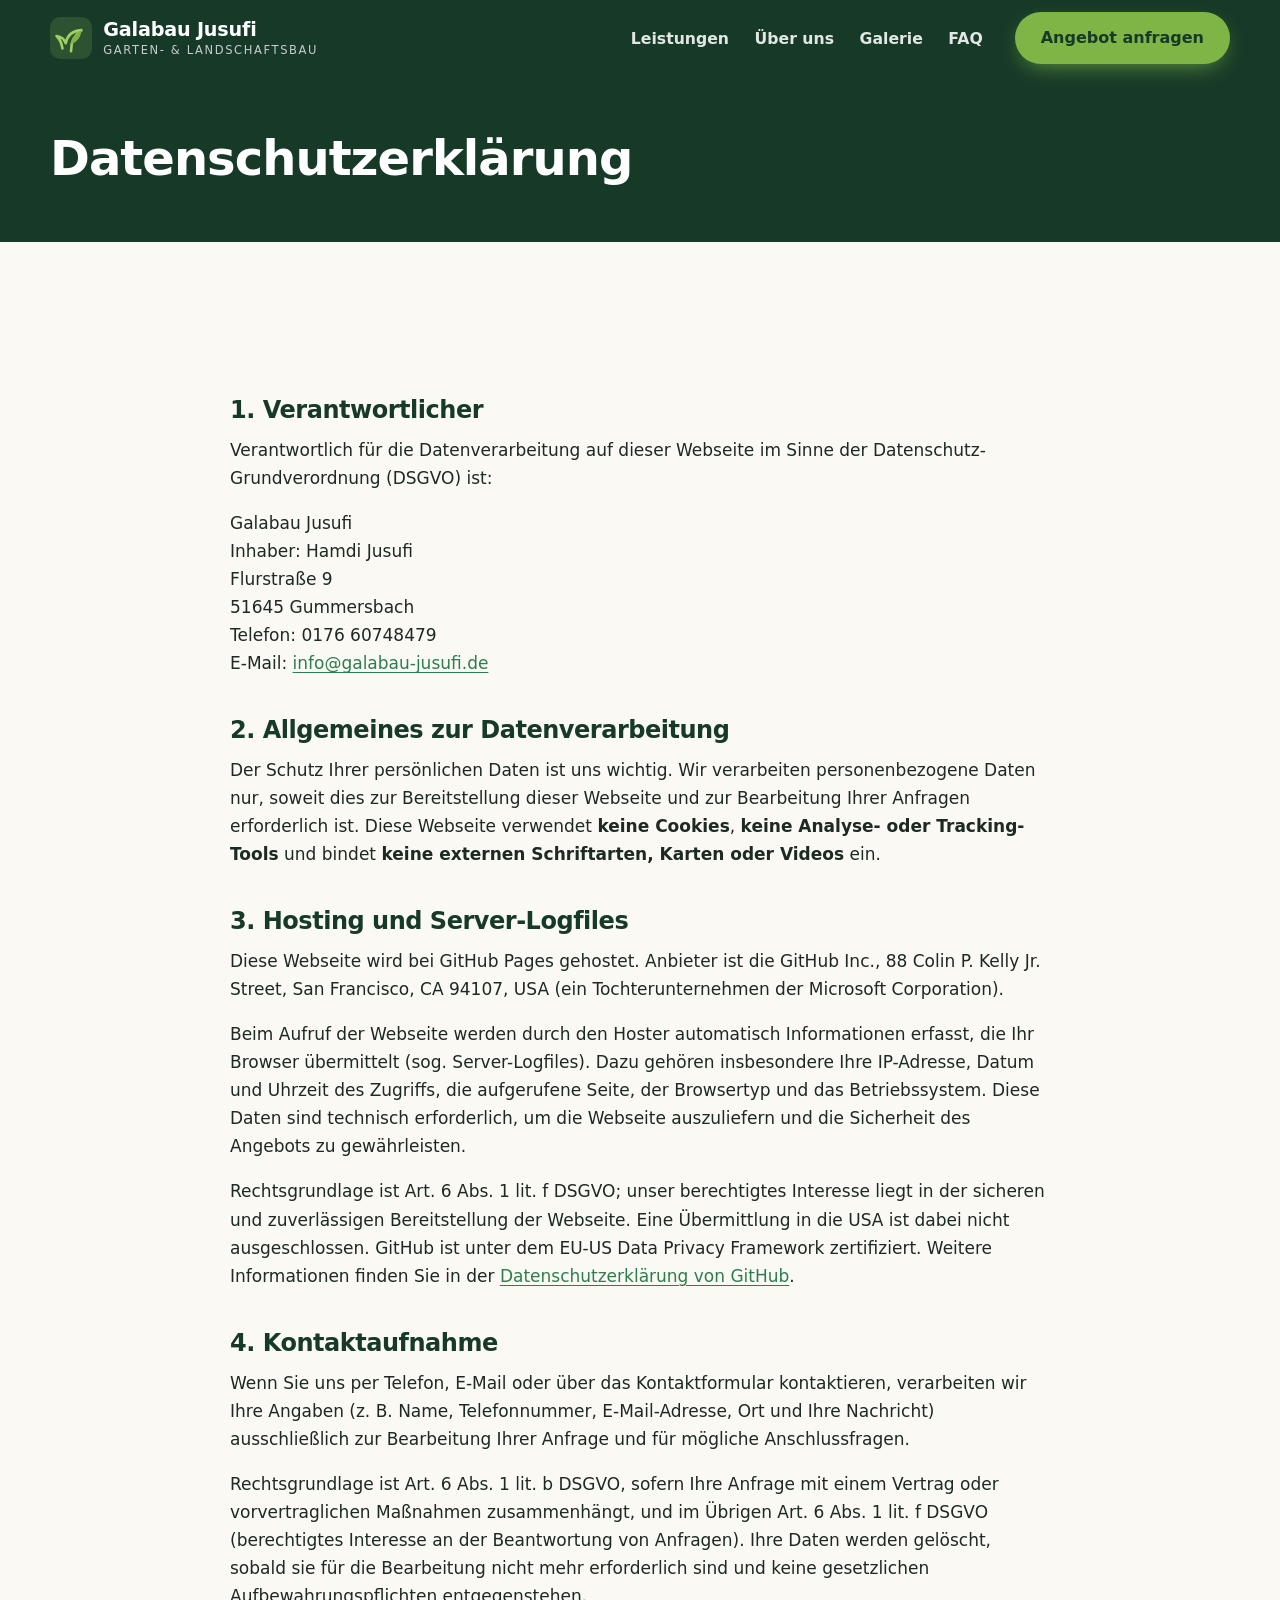
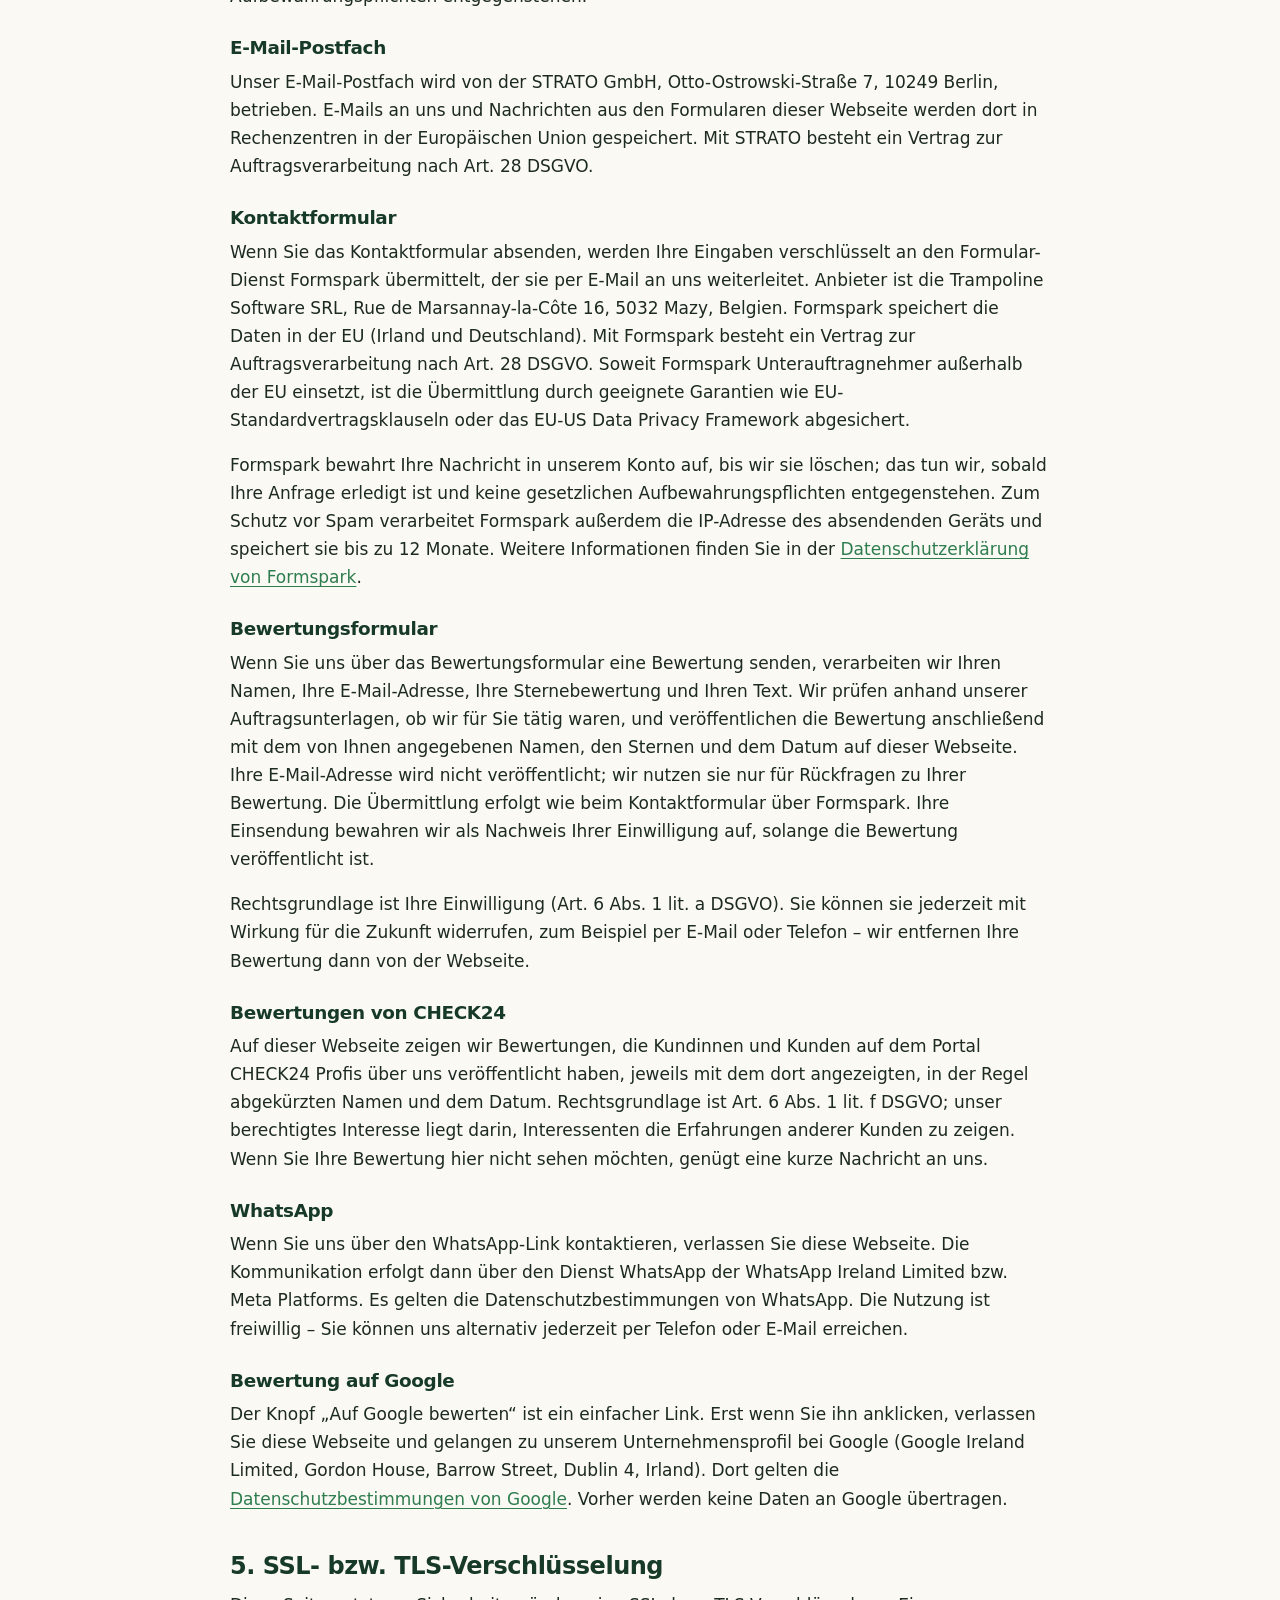
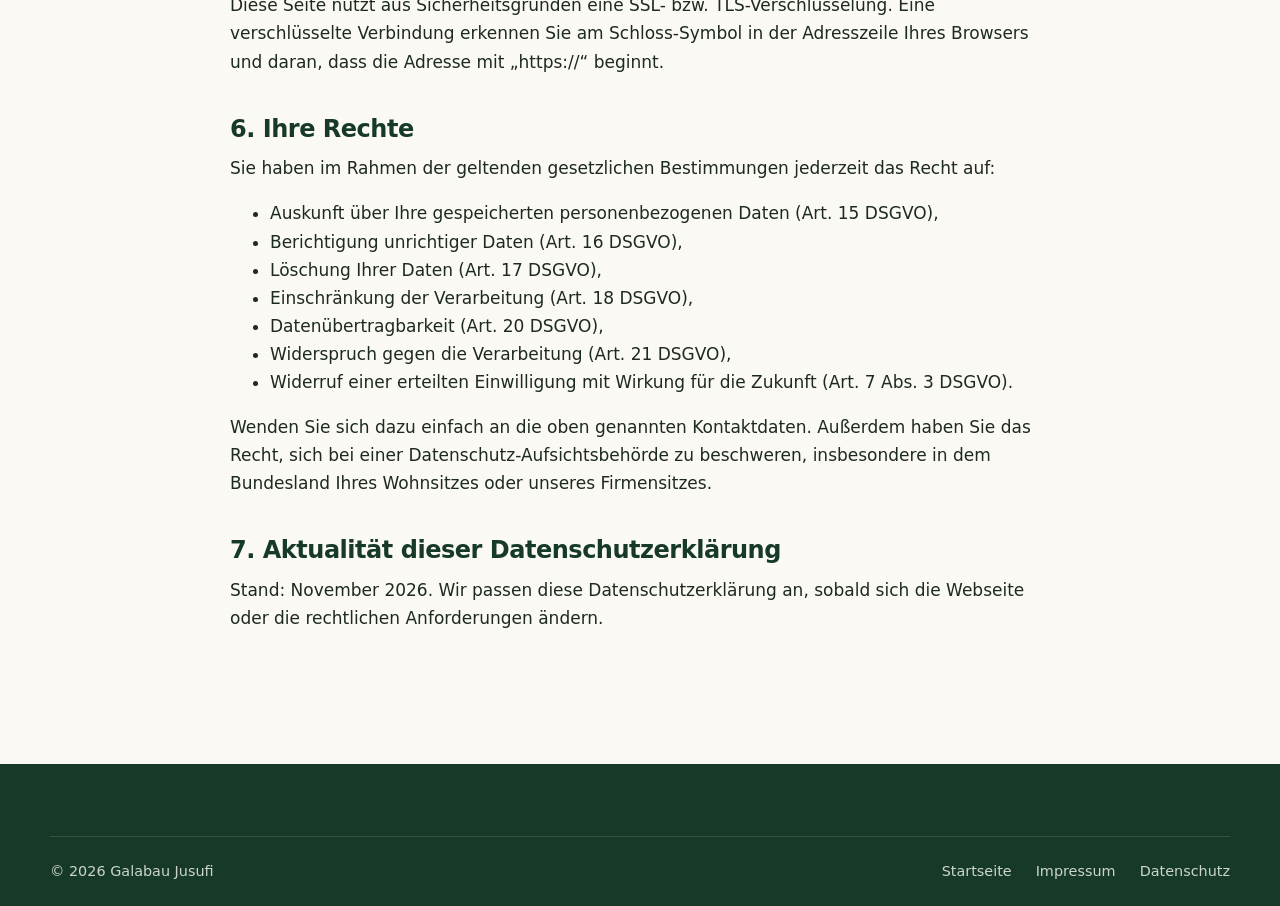
<file: datenschutz.html>
<!doctype html>
<html lang="de" class="no-js">
<head>
  <meta charset="utf-8">
  <meta name="viewport" content="width=device-width, initial-scale=1, viewport-fit=cover">
  <title>Datenschutzerklärung – Galabau Jusufi</title>
  <meta name="theme-color" content="#173a28">
  <link rel="icon" href="assets/icons/favicon.svg" type="image/svg+xml">
  <link rel="stylesheet" href="css/style.css">
  <script>document.documentElement.classList.remove('no-js');</script>
  <script src="js/main.js" defer></script>
</head>
<body>
  <a class="skip-link" href="#main">Zum Inhalt springen</a>

  <header class="site-header">
    <div class="container header-inner">
      <a class="brand" href="index.html" aria-label="Galabau Jusufi – zur Startseite">
        <svg class="brand-mark" viewBox="0 0 64 64" aria-hidden="true">
          <rect width="64" height="64" rx="16" fill="#9fd062" fill-opacity=".16"/>
          <path d="M32 52c0-14 4-24 16-32-14 1-22 9-24 20-2-6-7-10-14-11 5 5 8 11 9 19" fill="none" stroke="#9fd062" stroke-width="4" stroke-linecap="round" stroke-linejoin="round"/>
          <path d="M48 20c-1 12-8 19-17 21 2-10 8-17 17-21z" fill="#7fb547"/>
        </svg>
        <span class="brand-text"><span class="brand-name">Galabau Jusufi</span><span class="brand-sub">Garten- &amp; Landschaftsbau</span></span>
      </a>
      <button class="nav-toggle" type="button" aria-controls="site-nav" aria-expanded="false" aria-label="Menü öffnen"><span class="nav-toggle-bars"></span></button>
      <nav class="nav" id="site-nav" aria-label="Hauptnavigation">
        <ul class="nav-list">
          <li><a href="index.html#leistungen">Leistungen</a></li>
          <li><a href="index.html#ueber-uns">Über uns</a></li>
          <li><a href="index.html#galerie">Galerie</a></li>
          <li><a href="index.html#faq">FAQ</a></li>
        </ul>
        <a class="btn btn-primary" href="index.html#kontakt">Angebot anfragen</a>
      </nav>
    </div>
  </header>

  <main id="main">
    <section class="page-hero">
      <div class="container"><h1>Datenschutzerklärung</h1></div>
    </section>

    <section class="section">
      <div class="container legal">

        <h2>1. Verantwortlicher</h2>
        <p>Verantwortlich für die Datenverarbeitung auf dieser Webseite im Sinne der Datenschutz-Grundverordnung (DSGVO) ist:</p>
        <address>
          Galabau Jusufi<br>
          Inhaber: Hamdi Jusufi<br>
          Flurstraße 9<br>
          51645 Gummersbach<br>
          Telefon: 0176 60748479<br>
          E-Mail: <a href="mailto:info@galabau-jusufi.de">info@galabau-jusufi.de</a>
        </address>

        <h2>2. Allgemeines zur Datenverarbeitung</h2>
        <p>Der Schutz Ihrer persönlichen Daten ist uns wichtig. Wir verarbeiten personenbezogene Daten nur, soweit dies zur Bereitstellung dieser Webseite und zur Bearbeitung Ihrer Anfragen erforderlich ist. Diese Webseite verwendet <strong>keine Cookies</strong>, <strong>keine Analyse- oder Tracking-Tools</strong> und bindet <strong>keine externen Schriftarten, Karten oder Videos</strong> ein.</p>

        <h2>3. Hosting und Server-Logfiles</h2>
        <p>Diese Webseite wird bei GitHub Pages gehostet. Anbieter ist die GitHub Inc., 88 Colin P. Kelly Jr. Street, San Francisco, CA 94107, USA (ein Tochterunternehmen der Microsoft Corporation).</p>
        <p>Beim Aufruf der Webseite werden durch den Hoster automatisch Informationen erfasst, die Ihr Browser übermittelt (sog. Server-Logfiles). Dazu gehören insbesondere Ihre IP-Adresse, Datum und Uhrzeit des Zugriffs, die aufgerufene Seite, der Browsertyp und das Betriebssystem. Diese Daten sind technisch erforderlich, um die Webseite auszuliefern und die Sicherheit des Angebots zu gewährleisten.</p>
        <p>Rechtsgrundlage ist Art. 6 Abs. 1 lit. f DSGVO; unser berechtigtes Interesse liegt in der sicheren und zuverlässigen Bereitstellung der Webseite. Eine Übermittlung in die USA ist dabei nicht ausgeschlossen. GitHub ist unter dem EU-US Data Privacy Framework zertifiziert. Weitere Informationen finden Sie in der <a href="https://docs.github.com/de/site-policy/privacy-policies/github-general-privacy-statement" target="_blank" rel="noopener">Datenschutzerklärung von GitHub</a>.</p>

        <h2 id="kontakt">4. Kontaktaufnahme</h2>
        <p>Wenn Sie uns per Telefon, E-Mail oder über das Kontaktformular kontaktieren, verarbeiten wir Ihre Angaben (z.&nbsp;B. Name, Telefonnummer, E-Mail-Adresse, Ort und Ihre Nachricht) ausschließlich zur Bearbeitung Ihrer Anfrage und für mögliche Anschlussfragen.</p>
        <p>Rechtsgrundlage ist Art. 6 Abs. 1 lit. b DSGVO, sofern Ihre Anfrage mit einem Vertrag oder vorvertraglichen Maßnahmen zusammenhängt, und im Übrigen Art. 6 Abs. 1 lit. f DSGVO (berechtigtes Interesse an der Beantwortung von Anfragen). Ihre Daten werden gelöscht, sobald sie für die Bearbeitung nicht mehr erforderlich sind und keine gesetzlichen Aufbewahrungspflichten entgegenstehen.</p>

        <h3>E-Mail-Postfach</h3>
        <p>Unser E-Mail-Postfach wird von der STRATO GmbH, Otto-Ostrowski-Straße 7, 10249 Berlin, betrieben. E-Mails an uns und Nachrichten aus den Formularen dieser Webseite werden dort in Rechenzentren in der Europäischen Union gespeichert. Mit STRATO besteht ein Vertrag zur Auftragsverarbeitung nach Art. 28 DSGVO.</p>

        <h3>Kontaktformular</h3>
        <p>Wenn Sie das Kontaktformular absenden, werden Ihre Eingaben verschlüsselt an den Formular-Dienst Formspark übermittelt, der sie per E-Mail an uns weiterleitet. Anbieter ist die Trampoline Software SRL, Rue de Marsannay-la-Côte 16, 5032 Mazy, Belgien. Formspark speichert die Daten in der EU (Irland und Deutschland). Mit Formspark besteht ein Vertrag zur Auftragsverarbeitung nach Art. 28 DSGVO. Soweit Formspark Unterauftragnehmer außerhalb der EU einsetzt, ist die Übermittlung durch geeignete Garantien wie EU-Standardvertragsklauseln oder das EU-US Data Privacy Framework abgesichert.</p>
        <p>Formspark bewahrt Ihre Nachricht in unserem Konto auf, bis wir sie löschen; das tun wir, sobald Ihre Anfrage erledigt ist und keine gesetzlichen Aufbewahrungspflichten entgegenstehen. Zum Schutz vor Spam verarbeitet Formspark außerdem die IP-Adresse des absendenden Geräts und speichert sie bis zu 12 Monate. Weitere Informationen finden Sie in der <a href="https://formspark.io/legal/privacy-policy/" target="_blank" rel="noopener">Datenschutzerklärung von Formspark</a>.</p>

        <h3 id="bewertungen">Bewertungsformular</h3>
        <p>Wenn Sie uns über das Bewertungsformular eine Bewertung senden, verarbeiten wir Ihren Namen, Ihre E-Mail-Adresse, Ihre Sternebewertung und Ihren Text. Wir prüfen anhand unserer Auftragsunterlagen, ob wir für Sie tätig waren, und veröffentlichen die Bewertung anschließend mit dem von Ihnen angegebenen Namen, den Sternen und dem Datum auf dieser Webseite. Ihre E-Mail-Adresse wird nicht veröffentlicht; wir nutzen sie nur für Rückfragen zu Ihrer Bewertung. Die Übermittlung erfolgt wie beim Kontaktformular über Formspark. Ihre Einsendung bewahren wir als Nachweis Ihrer Einwilligung auf, solange die Bewertung veröffentlicht ist.</p>
        <p>Rechtsgrundlage ist Ihre Einwilligung (Art. 6 Abs. 1 lit. a DSGVO). Sie können sie jederzeit mit Wirkung für die Zukunft widerrufen, zum Beispiel per E-Mail oder Telefon – wir entfernen Ihre Bewertung dann von der Webseite.</p>

        <h3>Bewertungen von CHECK24</h3>
        <p>Auf dieser Webseite zeigen wir Bewertungen, die Kundinnen und Kunden auf dem Portal CHECK24 Profis über uns veröffentlicht haben, jeweils mit dem dort angezeigten, in der Regel abgekürzten Namen und dem Datum. Rechtsgrundlage ist Art. 6 Abs. 1 lit. f DSGVO; unser berechtigtes Interesse liegt darin, Interessenten die Erfahrungen anderer Kunden zu zeigen. Wenn Sie Ihre Bewertung hier nicht sehen möchten, genügt eine kurze Nachricht an uns.</p>

        <h3>WhatsApp</h3>
        <p>Wenn Sie uns über den WhatsApp-Link kontaktieren, verlassen Sie diese Webseite. Die Kommunikation erfolgt dann über den Dienst WhatsApp der WhatsApp Ireland Limited bzw. Meta Platforms. Es gelten die Datenschutzbestimmungen von WhatsApp. Die Nutzung ist freiwillig – Sie können uns alternativ jederzeit per Telefon oder E-Mail erreichen.</p>

        <h3>Bewertung auf Google</h3>
        <p>Der Knopf „Auf Google bewerten“ ist ein einfacher Link. Erst wenn Sie ihn anklicken, verlassen Sie diese Webseite und gelangen zu unserem Unternehmensprofil bei Google (Google Ireland Limited, Gordon House, Barrow Street, Dublin 4, Irland). Dort gelten die <a href="https://policies.google.com/privacy?hl=de" target="_blank" rel="noopener">Datenschutzbestimmungen von Google</a>. Vorher werden keine Daten an Google übertragen.</p>

        <h2>5. SSL- bzw. TLS-Verschlüsselung</h2>
        <p>Diese Seite nutzt aus Sicherheitsgründen eine SSL- bzw. TLS-Verschlüsselung. Eine verschlüsselte Verbindung erkennen Sie am Schloss-Symbol in der Adresszeile Ihres Browsers und daran, dass die Adresse mit „https://“ beginnt.</p>

        <h2>6. Ihre Rechte</h2>
        <p>Sie haben im Rahmen der geltenden gesetzlichen Bestimmungen jederzeit das Recht auf:</p>
        <ul>
          <li>Auskunft über Ihre gespeicherten personenbezogenen Daten (Art. 15 DSGVO),</li>
          <li>Berichtigung unrichtiger Daten (Art. 16 DSGVO),</li>
          <li>Löschung Ihrer Daten (Art. 17 DSGVO),</li>
          <li>Einschränkung der Verarbeitung (Art. 18 DSGVO),</li>
          <li>Datenübertragbarkeit (Art. 20 DSGVO),</li>
          <li>Widerspruch gegen die Verarbeitung (Art. 21 DSGVO),</li>
          <li>Widerruf einer erteilten Einwilligung mit Wirkung für die Zukunft (Art. 7 Abs. 3 DSGVO).</li>
        </ul>
        <p>Wenden Sie sich dazu einfach an die oben genannten Kontaktdaten. Außerdem haben Sie das Recht, sich bei einer Datenschutz-Aufsichtsbehörde zu beschweren, insbesondere in dem Bundesland Ihres Wohnsitzes oder unseres Firmensitzes.</p>

        <h2>7. Aktualität dieser Datenschutzerklärung</h2>
        <p>Stand: November 2026. Wir passen diese Datenschutzerklärung an, sobald sich die Webseite oder die rechtlichen Anforderungen ändern.</p>
      </div>
    </section>
  </main>

  <footer class="site-footer">
    <div class="container footer-bottom">
      <span>© <span data-year>2026</span> Galabau Jusufi</span>
      <ul>
        <li><a href="index.html">Startseite</a></li>
        <li><a href="impressum.html">Impressum</a></li>
        <li><a href="datenschutz.html" aria-current="page">Datenschutz</a></li>
      </ul>
    </div>
  </footer>
</body>
</html>
</file>
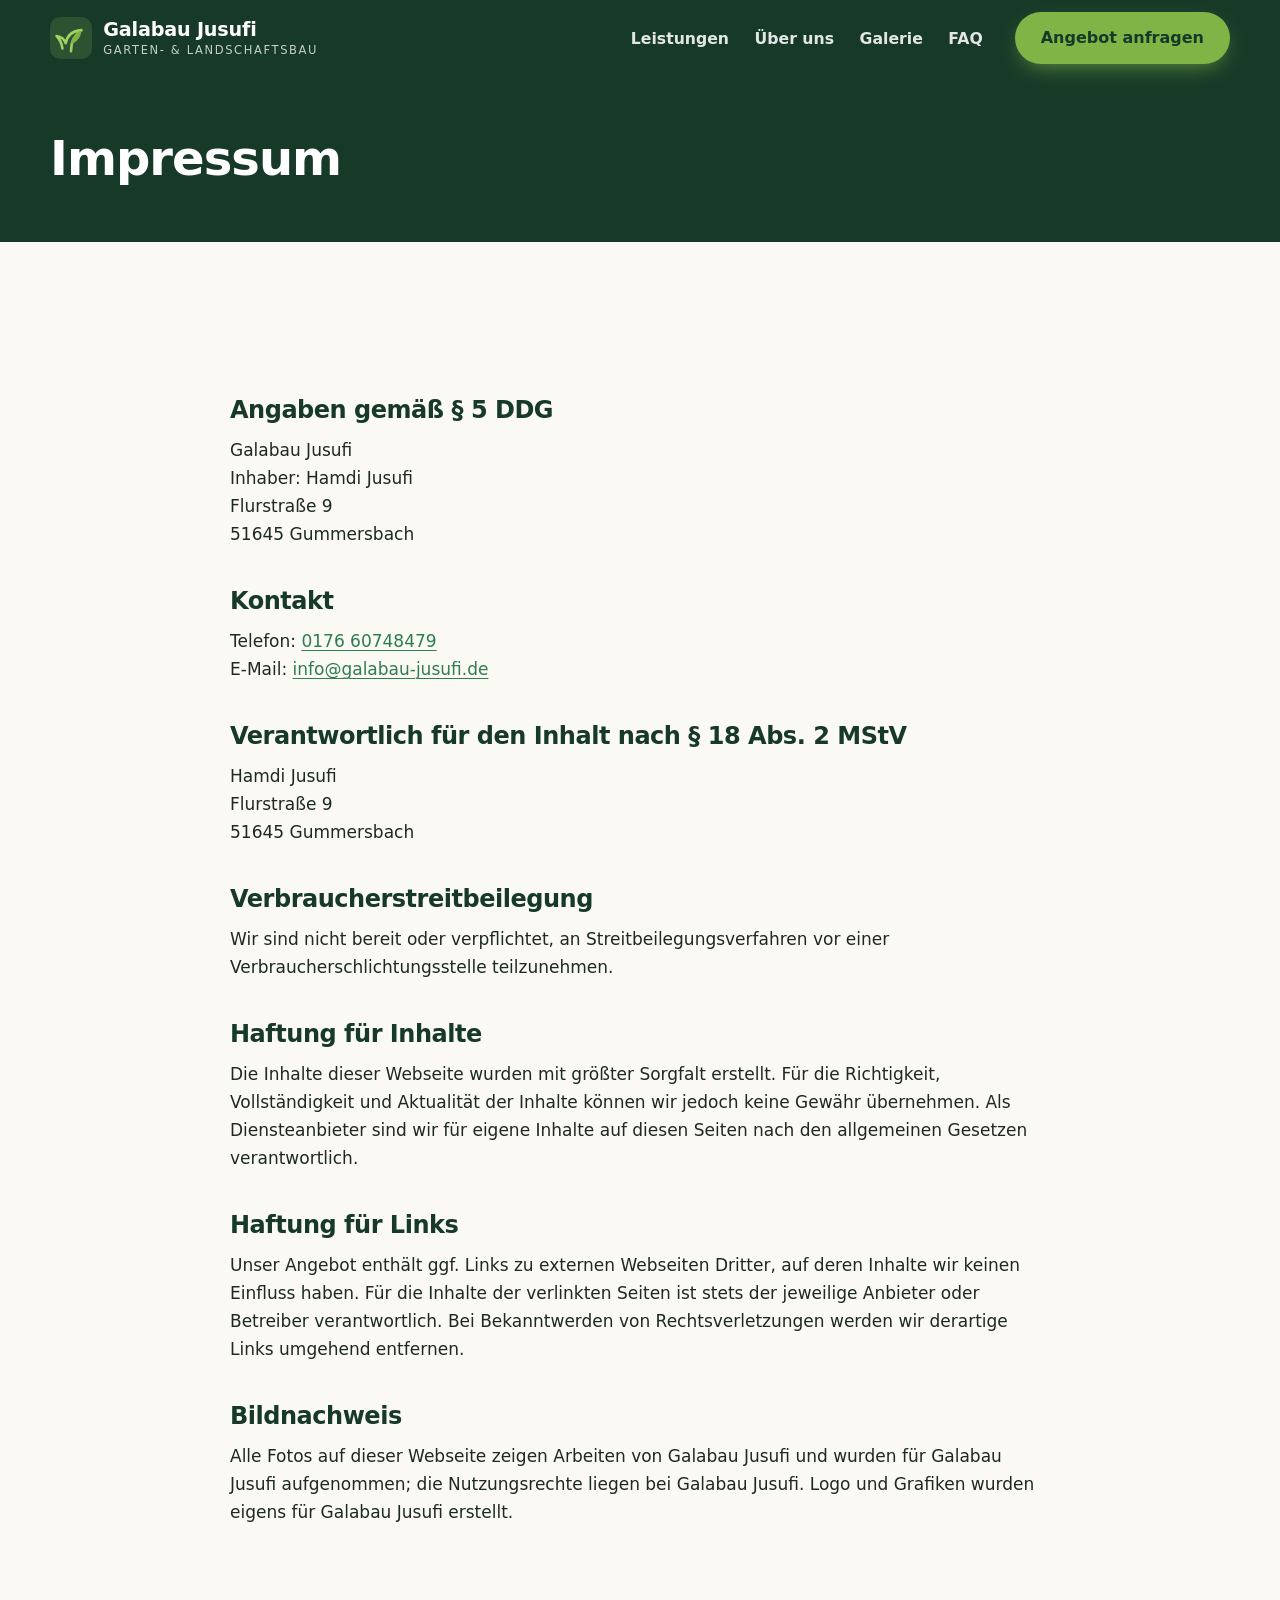
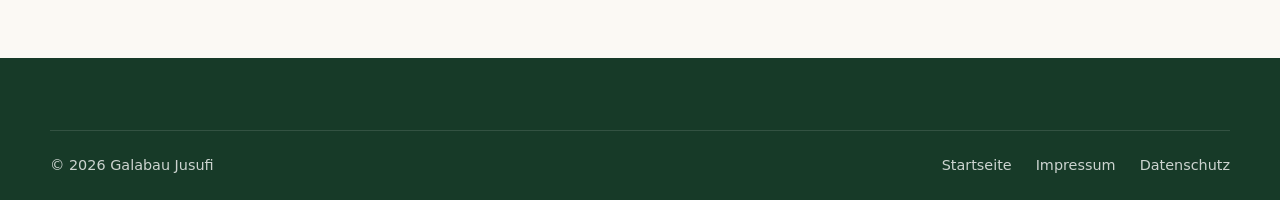
<file: impressum.html>
<!doctype html>
<html lang="de" class="no-js">
<head>
  <meta charset="utf-8">
  <meta name="viewport" content="width=device-width, initial-scale=1, viewport-fit=cover">
  <title>Impressum – Galabau Jusufi</title>
  <meta name="theme-color" content="#173a28">
  <link rel="icon" href="assets/icons/favicon.svg" type="image/svg+xml">
  <link rel="stylesheet" href="css/style.css">
  <script>document.documentElement.classList.remove('no-js');</script>
  <script src="js/main.js" defer></script>
</head>
<body>
  <a class="skip-link" href="#main">Zum Inhalt springen</a>

  <header class="site-header">
    <div class="container header-inner">
      <a class="brand" href="index.html" aria-label="Galabau Jusufi – zur Startseite">
        <svg class="brand-mark" viewBox="0 0 64 64" aria-hidden="true">
          <rect width="64" height="64" rx="16" fill="#9fd062" fill-opacity=".16"/>
          <path d="M32 52c0-14 4-24 16-32-14 1-22 9-24 20-2-6-7-10-14-11 5 5 8 11 9 19" fill="none" stroke="#9fd062" stroke-width="4" stroke-linecap="round" stroke-linejoin="round"/>
          <path d="M48 20c-1 12-8 19-17 21 2-10 8-17 17-21z" fill="#7fb547"/>
        </svg>
        <span class="brand-text"><span class="brand-name">Galabau Jusufi</span><span class="brand-sub">Garten- &amp; Landschaftsbau</span></span>
      </a>
      <button class="nav-toggle" type="button" aria-controls="site-nav" aria-expanded="false" aria-label="Menü öffnen"><span class="nav-toggle-bars"></span></button>
      <nav class="nav" id="site-nav" aria-label="Hauptnavigation">
        <ul class="nav-list">
          <li><a href="index.html#leistungen">Leistungen</a></li>
          <li><a href="index.html#ueber-uns">Über uns</a></li>
          <li><a href="index.html#galerie">Galerie</a></li>
          <li><a href="index.html#faq">FAQ</a></li>
        </ul>
        <a class="btn btn-primary" href="index.html#kontakt">Angebot anfragen</a>
      </nav>
    </div>
  </header>

  <main id="main">
    <section class="page-hero">
      <div class="container"><h1>Impressum</h1></div>
    </section>

    <section class="section">
      <div class="container legal">

        <h2>Angaben gemäß § 5 DDG</h2>
        <address>
          Galabau Jusufi<br>
          Inhaber: Hamdi Jusufi<br>
          Flurstraße 9<br>
          51645 Gummersbach
        </address>

        <h2>Kontakt</h2>
        <p>
          Telefon: <a href="tel:+4917660748479">0176 60748479</a><br>
          E-Mail: <a href="mailto:info@galabau-jusufi.de">info@galabau-jusufi.de</a>
        </p>

        <h2>Verantwortlich für den Inhalt nach § 18 Abs. 2 MStV</h2>
        <address>
          Hamdi Jusufi<br>
          Flurstraße 9<br>
          51645 Gummersbach
        </address>

        <h2>Verbraucherstreitbeilegung</h2>
        <p>Wir sind nicht bereit oder verpflichtet, an Streitbeilegungsverfahren vor einer Verbraucherschlichtungsstelle teilzunehmen.</p>

        <h2>Haftung für Inhalte</h2>
        <p>Die Inhalte dieser Webseite wurden mit größter Sorgfalt erstellt. Für die Richtigkeit, Vollständigkeit und Aktualität der Inhalte können wir jedoch keine Gewähr übernehmen. Als Diensteanbieter sind wir für eigene Inhalte auf diesen Seiten nach den allgemeinen Gesetzen verantwortlich.</p>

        <h2>Haftung für Links</h2>
        <p>Unser Angebot enthält ggf. Links zu externen Webseiten Dritter, auf deren Inhalte wir keinen Einfluss haben. Für die Inhalte der verlinkten Seiten ist stets der jeweilige Anbieter oder Betreiber verantwortlich. Bei Bekanntwerden von Rechtsverletzungen werden wir derartige Links umgehend entfernen.</p>

        <h2>Bildnachweis</h2>
        <p>Alle Fotos auf dieser Webseite zeigen Arbeiten von Galabau Jusufi und wurden für Galabau Jusufi aufgenommen; die Nutzungsrechte liegen bei Galabau Jusufi. Logo und Grafiken wurden eigens für Galabau Jusufi erstellt.</p>
      </div>
    </section>
  </main>

  <footer class="site-footer">
    <div class="container footer-bottom">
      <span>© <span data-year>2026</span> Galabau Jusufi</span>
      <ul>
        <li><a href="index.html">Startseite</a></li>
        <li><a href="impressum.html" aria-current="page">Impressum</a></li>
        <li><a href="datenschutz.html">Datenschutz</a></li>
      </ul>
    </div>
  </footer>
</body>
</html>
</file>
<file: css/style.css>
/* ==========================================================================
   Galabau Jusufi – Stylesheet
   ========================================================================== */

:root {
  --forest: #173a28;
  --forest-2: #1f4d35;
  --green: #2e7d4f;
  --leaf: #7fb547;
  --leaf-bright: #9fd062;
  --leaf-soft: #e3f0d3;
  --sand: #f3ede0;
  --cream: #fbf9f4;
  --earth: #a8703b;
  --text: #1c2a21;
  --muted: #5a6a5f;
  --line: #e2dccd;
  --white: #ffffff;

  --radius-sm: 10px;
  --radius: 18px;
  --radius-lg: 28px;
  --shadow: 0 10px 30px -12px rgba(23, 58, 40, .25);
  --shadow-lg: 0 30px 60px -20px rgba(23, 58, 40, .35);

  --container: 1180px;
  --header-h: 76px;

  --font: "Segoe UI Variable Text", "Segoe UI", system-ui, -apple-system, BlinkMacSystemFont, "Helvetica Neue", Arial, sans-serif;
  --font-display: "Segoe UI Variable Display", "Segoe UI", system-ui, -apple-system, BlinkMacSystemFont, "Helvetica Neue", Arial, sans-serif;
}

/* ---------- Basis ---------- */
*, *::before, *::after { box-sizing: border-box; }

html {
  scroll-behavior: smooth;
  scroll-padding-top: calc(var(--header-h) + 12px);
  -webkit-text-size-adjust: 100%;
}

body {
  margin: 0;
  font-family: var(--font);
  font-size: 1.0625rem;
  line-height: 1.65;
  color: var(--text);
  background: var(--cream);
  -webkit-font-smoothing: antialiased;
  overflow-x: hidden;
}

img, svg { display: block; max-width: 100%; height: auto; }
svg.ic { width: 24px; height: 24px; fill: none; stroke: currentColor; stroke-width: 2; stroke-linecap: round; stroke-linejoin: round; }

a { color: var(--green); text-decoration-thickness: 1px; text-underline-offset: 3px; }
a:hover { color: var(--forest); }

h1, h2, h3, h4 {
  font-family: var(--font-display);
  line-height: 1.12;
  letter-spacing: -0.02em;
  margin: 0 0 .5em;
  color: var(--forest);
}
h1 { font-size: clamp(2.3rem, 5.4vw, 4.1rem); font-weight: 800; }
h2 { font-size: clamp(1.9rem, 3.6vw, 2.8rem); font-weight: 800; }
h3 { font-size: 1.25rem; font-weight: 700; }
p { margin: 0 0 1em; }

:focus-visible { outline: 3px solid var(--leaf); outline-offset: 3px; border-radius: 6px; }

.container { width: min(100% - 2.5rem, var(--container)); margin-inline: auto; }

.skip-link {
  position: absolute; left: 1rem; top: -100px; z-index: 200;
  background: var(--forest); color: var(--white); padding: .6rem 1rem; border-radius: var(--radius-sm);
}
.skip-link:focus { top: 1rem; color: var(--white); }

.visually-hidden {
  position: absolute !important; width: 1px; height: 1px; padding: 0; margin: -1px;
  overflow: hidden; clip: rect(0 0 0 0); white-space: nowrap; border: 0;
}

/* ---------- Buttons ---------- */
.btn {
  display: inline-flex; align-items: center; justify-content: center; gap: .55rem;
  padding: .9rem 1.5rem; border-radius: 999px; border: 2px solid transparent;
  font: 600 1rem/1.2 var(--font); text-decoration: none; cursor: pointer;
  transition: transform .2s ease, background-color .2s ease, color .2s ease, box-shadow .2s ease, border-color .2s ease;
  white-space: nowrap;
}
.btn svg { width: 1.15em; height: 1.15em; flex-shrink: 0; }
.btn:hover { transform: translateY(-2px); }
.btn-primary { background: var(--leaf); color: var(--forest); box-shadow: 0 8px 22px -8px rgba(127, 181, 71, .8); }
.btn-primary:hover { background: var(--leaf-bright); color: var(--forest); }
.btn-dark { background: var(--forest); color: var(--white); }
.btn-dark:hover { background: var(--forest-2); color: var(--white); }
.btn-ghost { border-color: rgba(255, 255, 255, .35); color: var(--white); }
.btn-ghost:hover { border-color: var(--white); background: rgba(255, 255, 255, .08); color: var(--white); }
.btn-outline { border-color: var(--forest); color: var(--forest); }
.btn-outline:hover { background: var(--forest); color: var(--white); }

/* ---------- Header ---------- */
.site-header {
  position: fixed; inset: 0 0 auto; z-index: 100; height: var(--header-h);
  display: flex; align-items: center;
}
/* Hintergrund als Pseudo-Element: backdrop-filter direkt am Header würde
   das fixierte Mobilmenü auf die Header-Höhe begrenzen. */
.site-header::before {
  content: ""; position: absolute; inset: 0; z-index: -1; pointer-events: none;
  background: rgba(251, 249, 244, .92);
  -webkit-backdrop-filter: saturate(160%) blur(12px);
  backdrop-filter: saturate(160%) blur(12px);
  box-shadow: 0 1px 0 var(--line);
  opacity: 0; transition: opacity .3s ease;
}
.site-header.is-scrolled::before,
.site-header.is-solid::before { opacity: 1; }
.header-inner { display: flex; align-items: center; justify-content: space-between; gap: 1.5rem; }

.brand { display: inline-flex; align-items: center; gap: .7rem; text-decoration: none; color: var(--white); }
.brand-mark { width: 42px; height: 42px; flex-shrink: 0; }
.brand-text { display: flex; flex-direction: column; line-height: 1.05; }
.brand-name { font: 800 1.2rem/1 var(--font-display); letter-spacing: -.01em; }
.brand-sub { font-size: .72rem; letter-spacing: .14em; text-transform: uppercase; opacity: .75; margin-top: .25rem; }
.site-header.is-scrolled .brand,
.site-header.is-solid .brand { color: var(--forest); }

.nav { display: flex; align-items: center; gap: 2rem; }
.nav-list { display: flex; gap: 1.6rem; list-style: none; margin: 0; padding: 0; }
.nav-list a {
  color: rgba(255, 255, 255, .88); text-decoration: none; font-weight: 600; font-size: .98rem;
  position: relative; padding: .3rem 0;
}
.nav-list a::after {
  content: ""; position: absolute; left: 0; right: 0; bottom: -2px; height: 2px;
  background: var(--leaf); transform: scaleX(0); transform-origin: left; transition: transform .25s ease;
}
.nav-list a:hover::after, .nav-list a.is-active::after { transform: scaleX(1); }
.nav-list a:hover { color: var(--white); }
.site-header.is-scrolled .nav-list a,
.site-header.is-solid .nav-list a { color: var(--text); }

.nav-toggle {
  display: none; width: 46px; height: 46px; border-radius: 12px; border: 0; cursor: pointer;
  background: rgba(255, 255, 255, .12); color: var(--white); align-items: center; justify-content: center;
}
.site-header.is-scrolled .nav-toggle,
.site-header.is-solid .nav-toggle { background: var(--sand); color: var(--forest); }
.nav-toggle-bars, .nav-toggle-bars::before, .nav-toggle-bars::after {
  display: block; width: 22px; height: 2px; background: currentColor; border-radius: 2px;
  position: relative; transition: transform .3s ease, background-color .3s ease;
}
.nav-toggle-bars::before, .nav-toggle-bars::after { content: ""; position: absolute; left: 0; }
.nav-toggle-bars::before { top: -7px; }
.nav-toggle-bars::after { top: 7px; }
.nav-open .nav-toggle-bars { background: transparent; }
.nav-open .nav-toggle-bars::before { transform: translateY(7px) rotate(45deg); }
.nav-open .nav-toggle-bars::after { transform: translateY(-7px) rotate(-45deg); }

/* ---------- Hero ---------- */
.hero {
  position: relative; overflow: hidden; color: var(--white);
  background:
    radial-gradient(1200px 600px at 85% -10%, rgba(159, 208, 98, .22), transparent 60%),
    radial-gradient(900px 500px at -10% 110%, rgba(46, 125, 79, .55), transparent 60%),
    var(--forest);
  padding: calc(var(--header-h) + clamp(3rem, 8vw, 6rem)) 0 clamp(7rem, 14vw, 11rem);
}
.hero-grid { display: grid; grid-template-columns: 1.1fr .9fr; gap: clamp(2rem, 5vw, 4.5rem); align-items: center; position: relative; z-index: 2; }
.hero h1 { color: var(--white); }
.hero h1 em { font-style: normal; color: var(--leaf-bright); }
.eyebrow {
  display: inline-flex; align-items: center; gap: .5rem; font-size: .8rem; font-weight: 700;
  letter-spacing: .14em; text-transform: uppercase; color: var(--green); margin-bottom: 1rem;
}
.eyebrow::before { content: ""; width: 26px; height: 2px; background: currentColor; border-radius: 2px; }
.hero .eyebrow { color: var(--leaf-bright); }
.hero-lead { font-size: clamp(1.08rem, 1.6vw, 1.25rem); color: rgba(255, 255, 255, .82); max-width: 36rem; margin-bottom: 2rem; }
.hero-actions { display: flex; flex-wrap: wrap; gap: .9rem; margin-bottom: 2.5rem; }
.hero-trust { display: flex; flex-wrap: wrap; gap: .6rem 1.6rem; list-style: none; margin: 0; padding: 0; }
.hero-trust li { display: flex; align-items: center; gap: .5rem; font-size: .95rem; color: rgba(255, 255, 255, .85); }
.hero-trust svg { width: 20px; height: 20px; color: var(--leaf-bright); flex-shrink: 0; }
.hero-trust a { color: inherit; text-decoration: underline; text-underline-offset: 3px; }

.hero-visual { position: relative; }
.hero-art {
  border-radius: var(--radius-lg); overflow: hidden; box-shadow: var(--shadow-lg);
  aspect-ratio: 4 / 4.4; background: #cfe7b0; transform: rotate(1.5deg);
}
.hero-art { position: relative; }
.hero-art svg, .hero-art img { width: 100%; height: 100%; object-fit: cover; }
.hero-badge {
  position: absolute; left: -1.5rem; bottom: 2rem; background: var(--white); color: var(--text);
  border-radius: var(--radius); padding: 1rem 1.2rem; box-shadow: var(--shadow-lg);
  display: flex; align-items: center; gap: .85rem; max-width: 310px;
}
.hero-badge .hero-badge-icon {
  width: 46px; height: 46px; border-radius: 12px; background: var(--leaf-soft); color: var(--green);
  display: grid; place-items: center; flex-shrink: 0;
}
.hero-badge-icon svg { width: 24px; height: 24px; }
.hero-badge strong { display: block; font-size: 1rem; color: var(--forest); line-height: 1.2; }
.hero-badge span { font-size: .85rem; color: var(--muted); }

.hero-hills { position: absolute; left: 0; right: 0; bottom: -1px; z-index: 1; width: 100%; height: clamp(50px, 8vw, 120px); }

.hero-copy > * { animation: fade-up .9s cubic-bezier(.2, .7, .2, 1) both; }
.hero-copy > *:nth-child(2) { animation-delay: .08s; }
.hero-copy > *:nth-child(3) { animation-delay: .16s; }
.hero-copy > *:nth-child(4) { animation-delay: .24s; }
.hero-copy > *:nth-child(5) { animation-delay: .32s; }
.hero-visual { animation: fade-up 1s .25s cubic-bezier(.2, .7, .2, 1) both; }
@keyframes fade-up { from { opacity: 0; transform: translateY(24px); } to { opacity: 1; transform: none; } }

/* ---------- Sektionen ---------- */
.section { --section-bg: var(--cream); padding: clamp(4.5rem, 9vw, 7.5rem) 0; position: relative; background: var(--section-bg); }
.section-sand { --section-bg: var(--sand); }
.section-head { max-width: 680px; margin-bottom: clamp(2.5rem, 5vw, 4rem); }
.section-head.center { text-align: center; margin-inline: auto; }
.section-head.center .eyebrow { justify-content: center; }
.section-head p { color: var(--muted); font-size: 1.12rem; }

/* ---------- Leistungen ---------- */
.services-grid { display: grid; grid-template-columns: repeat(3, 1fr); gap: 1.25rem; }
.service-card {
  background: var(--white); border: 1px solid var(--line); border-radius: var(--radius);
  padding: 1.75rem 1.5rem; position: relative; overflow: hidden;
  transition: transform .3s ease, box-shadow .3s ease, border-color .3s ease;
}
.service-card::after {
  content: ""; position: absolute; right: -40px; bottom: -40px; width: 120px; height: 120px; border-radius: 50%;
  background: var(--leaf-soft); opacity: 0; transition: opacity .3s ease, transform .4s ease; transform: scale(.6);
}
.service-card:hover { transform: translateY(-6px); box-shadow: var(--shadow); border-color: transparent; }
.service-card:hover::after { opacity: 1; transform: scale(1); }
.service-icon {
  width: 56px; height: 56px; border-radius: 16px; background: var(--leaf-soft); color: var(--green);
  display: grid; place-items: center; margin-bottom: 1.25rem; position: relative; z-index: 1;
  transition: background-color .3s ease, color .3s ease;
}
.service-card:hover .service-icon { background: var(--forest); color: var(--leaf-bright); }
.service-icon svg { width: 28px; height: 28px; }
.service-card h3, .service-card p { position: relative; z-index: 1; }
.service-card p { color: var(--muted); font-size: .98rem; margin: 0; }

/* ---------- Über uns ---------- */
.about-photo {
  width: 100%; aspect-ratio: 4 / 3; object-fit: cover; object-position: 50% 45%;
  border-radius: var(--radius-lg); box-shadow: var(--shadow); margin-bottom: 1.25rem;
}
.about-grid { display: grid; grid-template-columns: 1fr 1fr; gap: clamp(2.5rem, 6vw, 5rem); align-items: center; }
.about-card {
  position: relative; overflow: hidden; color: var(--white);
  background:
    radial-gradient(520px 300px at 105% -10%, rgba(159, 208, 98, .28), transparent 60%),
    radial-gradient(420px 260px at -10% 110%, rgba(46, 125, 79, .6), transparent 60%),
    var(--forest);
  border-radius: var(--radius-lg); padding: clamp(1.75rem, 4vw, 2.75rem); box-shadow: var(--shadow-lg);
}
svg.about-card-leaf {
  position: absolute; right: -36px; bottom: -44px; width: 230px; height: 230px;
  color: var(--leaf-bright); opacity: .08; pointer-events: none;
}
.about-person { position: relative; display: flex; align-items: center; gap: 1rem; margin-bottom: 1.75rem; }
.about-monogram {
  width: 60px; height: 60px; border-radius: 50%; background: var(--leaf); color: var(--forest);
  display: grid; place-items: center; font: 800 1.3rem/1 var(--font-display); flex-shrink: 0;
}
.about-person strong { display: block; font-size: 1.15rem; line-height: 1.2; }
.about-role { display: block; font-size: .9rem; color: rgba(255, 255, 255, .7); }
.about-card blockquote {
  position: relative; margin: 0 0 2rem; color: var(--white);
  font: 700 clamp(1.3rem, 2.3vw, 1.7rem)/1.35 var(--font-display); letter-spacing: -.01em;
}
.about-card blockquote::before { content: "\201E"; display: block; font: 800 3.5rem/.5 Georgia, serif; color: var(--leaf-bright); margin-bottom: .6rem; }
.about-facts {
  position: relative; list-style: none; margin: 0; padding: 1.5rem 0 0;
  border-top: 1px solid rgba(255, 255, 255, .15); display: grid; grid-template-columns: repeat(3, 1fr); gap: 1rem;
}
.about-facts strong { display: block; color: var(--leaf-bright); font-size: 1.05rem; line-height: 1.25; }
.about-facts span { display: block; font-size: .85rem; line-height: 1.4; color: rgba(255, 255, 255, .72); margin-top: .2rem; }

.values { display: grid; grid-template-columns: 1fr 1fr; gap: 1.25rem 1.5rem; list-style: none; padding: 0; margin: 2rem 0 0; }
.values li { display: flex; gap: .9rem; align-items: center; }
/* doppelte Klasse, sonst überschreibt „.values span“ Zentrierung und Farbe */
.values .values-icon {
  width: 42px; height: 42px; border-radius: 12px; background: var(--forest); color: var(--leaf-bright);
  display: grid; place-items: center; flex-shrink: 0;
}
.values-icon svg { width: 22px; height: 22px; }
.values strong { display: block; color: var(--forest); margin-bottom: .1rem; }
.values span { font-size: .95rem; color: var(--muted); line-height: 1.45; display: block; }

/* ---------- Ablauf ---------- */
.steps { display: grid; grid-template-columns: repeat(4, 1fr); gap: 1.25rem; list-style: none; padding: 0; margin: 0; counter-reset: step; position: relative; }
.steps::before {
  content: ""; position: absolute; top: 32px; left: 12%; right: 12%; height: 2px;
  background: repeating-linear-gradient(90deg, var(--leaf) 0 10px, transparent 10px 20px); z-index: 0;
}
.step { text-align: center; position: relative; z-index: 1; padding: 0 .5rem; }
.step-num {
  counter-increment: step; width: 64px; height: 64px; border-radius: 50%; margin: 0 auto 1.25rem;
  background: var(--forest); color: var(--leaf-bright); display: grid; place-items: center;
  font: 800 1.35rem/1 var(--font-display); box-shadow: 0 0 0 8px var(--section-bg);
}
.step-num::before { content: counter(step, decimal-leading-zero); }
.step p { color: var(--muted); font-size: .98rem; margin: 0; }

/* ---------- Projekte ---------- */
.gallery { display: grid; grid-template-columns: repeat(3, 1fr); grid-auto-rows: clamp(200px, 20vw, 260px); gap: 1rem; }
.gallery-item {
  position: relative; border-radius: var(--radius); overflow: hidden; margin: 0; background: var(--leaf-soft);
  cursor: pointer; border: 0; padding: 0; text-align: left; font: inherit; color: inherit;
}
.gallery-item.is-wide { grid-column: 1 / -1; }
.gallery-item svg, .gallery-item img { width: 100%; height: 100%; object-fit: cover; transition: transform .6s ease; }
.gallery-item:hover svg, .gallery-item:hover img { transform: scale(1.05); }
.gallery-caption {
  position: absolute; inset: auto 0 0 0; padding: 2.5rem 1.25rem 1rem; color: var(--white);
  background: linear-gradient(transparent, rgba(15, 38, 26, .82));
}
.gallery-caption strong { display: block; font-size: 1.05rem; line-height: 1.25; }
.gallery-caption span { font-size: .85rem; opacity: .85; }

/* ---------- Bewertungen ---------- */
.stars { color: #f6b800; letter-spacing: .1em; }
.star-off { color: var(--line); }
.rating-summary .stars { font-size: 1.3rem; }
.rating-summary strong { color: var(--forest); }
.reviews { columns: 3 300px; column-gap: 1.25rem; }
.review {
  break-inside: avoid; margin: 0 0 1.25rem; background: var(--white);
  border: 1px solid var(--line); border-radius: var(--radius); padding: 1.5rem;
}
.review blockquote { margin: .6rem 0 1rem; color: var(--text); }
.review figcaption { display: flex; justify-content: space-between; gap: 1rem; font-size: .9rem; color: var(--muted); }
.review figcaption strong { color: var(--forest); }
.reviews-more > summary { display: flex; width: fit-content; margin: .5rem auto 1.5rem; cursor: pointer; list-style: none; }
.reviews-more > summary::-webkit-details-marker { display: none; }
.reviews-more[open] > summary { display: none; }
.reviews-note { color: var(--muted); font-size: .9rem; max-width: 760px; margin: 1rem auto 0; text-align: center; }
.review-form { max-width: 760px; margin: 2rem auto 0; scroll-margin-top: calc(var(--header-h) + 1rem); }

/* ---------- CTA-Band ---------- */
.cta-band {
  background: var(--forest); color: var(--white); border-radius: var(--radius-lg);
  padding: clamp(2.5rem, 5vw, 4rem); display: grid; grid-template-columns: 1fr auto; gap: 2rem; align-items: center;
  position: relative; overflow: hidden; margin-top: clamp(3rem, 6vw, 5rem);
}
.cta-band::before {
  content: ""; position: absolute; width: 420px; height: 420px; right: -120px; top: -200px; border-radius: 50%;
  background: radial-gradient(circle, rgba(159, 208, 98, .35), transparent 70%);
}
.cta-band h2, .cta-band h3 { color: var(--white); margin-bottom: .35em; }
.cta-band p { color: rgba(255, 255, 255, .8); margin: 0; font-size: 1.1rem; }
.cta-band .cta-actions { display: flex; flex-wrap: wrap; gap: .8rem; position: relative; }

/* ---------- Einsatzgebiet ---------- */
.area-grid { display: grid; grid-template-columns: 1fr 1fr; gap: clamp(2rem, 5vw, 4rem); align-items: center; }
.area-tags { display: flex; flex-wrap: wrap; gap: .6rem; list-style: none; padding: 0; margin: 1.5rem 0 0; }
.area-tags li {
  background: var(--white); border: 1px solid var(--line); border-radius: 999px; padding: .45rem 1rem;
  font-weight: 600; font-size: .95rem; color: var(--forest);
}
.area-tags li.is-extra { background: transparent; border-style: dashed; border-color: var(--leaf); color: var(--green); }
.area-map { border-radius: var(--radius-lg); overflow: hidden; background: var(--white); border: 1px solid var(--line); box-shadow: var(--shadow); }

/* ---------- FAQ ---------- */
.faq { max-width: 820px; margin: 0 auto; display: grid; gap: .9rem; }
.faq details {
  background: var(--white); border: 1px solid var(--line); border-radius: var(--radius);
  transition: box-shadow .3s ease, border-color .3s ease;
}
.faq details[open] { box-shadow: var(--shadow); border-color: transparent; }
.faq summary {
  list-style: none; cursor: pointer; padding: 1.2rem 1.5rem; font-weight: 700; color: var(--forest);
  display: flex; justify-content: space-between; align-items: center; gap: 1rem; font-size: 1.05rem;
}
.faq summary::-webkit-details-marker { display: none; }
.faq summary::after {
  content: ""; width: 30px; height: 30px; border-radius: 50%; flex-shrink: 0;
  background: var(--leaf-soft) url("data:image/svg+xml,%3Csvg xmlns='http://www.w3.org/2000/svg' viewBox='0 0 24 24' fill='none' stroke='%232e7d4f' stroke-width='2.5' stroke-linecap='round'%3E%3Cpath d='M12 5v14M5 12h14'/%3E%3C/svg%3E") center / 16px no-repeat;
  transition: transform .3s ease;
}
.faq details[open] summary::after { transform: rotate(45deg); }
.faq-body { padding: 0 1.5rem 1.3rem; color: var(--muted); }
.faq-body p:last-child { margin: 0; }

/* ---------- Kontakt ---------- */
.contact-grid { display: grid; grid-template-columns: .85fr 1.15fr; gap: clamp(2rem, 5vw, 4rem); align-items: start; }
.contact-list { list-style: none; padding: 0; margin: 2rem 0; display: grid; gap: 1rem; }
.contact-list li { display: flex; gap: 1rem; align-items: center; }
.contact-icon {
  width: 48px; height: 48px; border-radius: 14px; background: var(--forest); color: var(--leaf-bright);
  display: grid; place-items: center; flex-shrink: 0;
}
.contact-icon svg { width: 22px; height: 22px; }
.contact-list small { display: block; color: var(--muted); font-size: .85rem; }
.contact-list a, .contact-list address { font-style: normal; font-weight: 600; color: var(--forest); text-decoration: none; font-size: 1.05rem; }
.contact-list a:hover { color: var(--green); text-decoration: underline; }
.hours { background: var(--white); border: 1px solid var(--line); border-radius: var(--radius); padding: 1.25rem 1.5rem; }
.hours h3 { font-size: 1.05rem; margin-bottom: .6rem; }
.hours dl { display: grid; grid-template-columns: auto 1fr; gap: .3rem 1.5rem; margin: 0; font-size: .98rem; }
.hours dt { color: var(--muted); }
.hours dd { margin: 0; font-weight: 600; text-align: right; }

.form-card { background: var(--white); border-radius: var(--radius-lg); padding: clamp(1.5rem, 4vw, 2.75rem); box-shadow: var(--shadow-lg); }
.form-card h3 { font-size: 1.5rem; margin-bottom: .3rem; }
.form-card > p { color: var(--muted); margin-bottom: 1.5rem; }
.form-grid { display: grid; grid-template-columns: 1fr 1fr; gap: 1rem; }
.field { display: flex; flex-direction: column; gap: .4rem; }
.field.full { grid-column: 1 / -1; }
.field label { font-weight: 600; font-size: .92rem; color: var(--forest); }
.field label .opt { font-weight: 400; color: var(--muted); }
.field input, .field select, .field textarea {
  width: 100%; font: inherit; font-size: 1rem; color: var(--text); background: var(--cream);
  border: 1.5px solid var(--line); border-radius: 12px; padding: .8rem 1rem;
  transition: border-color .2s ease, box-shadow .2s ease, background-color .2s ease;
}
.field textarea { min-height: 140px; resize: vertical; }
.field select {
  appearance: none; -webkit-appearance: none; padding-right: 2.5rem;
  background: var(--cream) url("data:image/svg+xml,%3Csvg xmlns='http://www.w3.org/2000/svg' viewBox='0 0 24 24' fill='none' stroke='%23173a28' stroke-width='2' stroke-linecap='round' stroke-linejoin='round'%3E%3Cpath d='m6 9 6 6 6-6'/%3E%3C/svg%3E") right .9rem center / 18px no-repeat;
}
.field input:focus, .field select:focus, .field textarea:focus {
  outline: none; border-color: var(--leaf); background-color: var(--white); box-shadow: 0 0 0 4px rgba(127, 181, 71, .2);
}
.field input:user-invalid, .field textarea:user-invalid { border-color: #c0492f; }
.checkbox { display: flex; gap: .7rem; align-items: flex-start; font-size: .92rem; color: var(--muted); grid-column: 1 / -1; }
.checkbox input { width: 20px; height: 20px; margin-top: .2rem; accent-color: var(--green); flex-shrink: 0; }
.form-note { grid-column: 1 / -1; margin: 0; font-size: .92rem; color: var(--muted); }
.form-footer { display: flex; flex-wrap: wrap; align-items: center; gap: 1rem; margin-top: 1.5rem; }
.form-status { font-size: .95rem; font-weight: 600; margin: 0; }
.form-status.is-success { color: var(--green); }
.form-status.is-error { color: #b23b22; }
.hp-field { position: absolute; left: -9999px; }

/* ---------- Footer ---------- */
.site-footer { background: var(--forest); color: rgba(255, 255, 255, .78); padding: 4.5rem 0 0; }
.footer-grid { display: grid; grid-template-columns: 1.4fr 1fr 1fr 1fr; gap: 2.5rem; padding-bottom: 3rem; }
.site-footer .brand { color: var(--white); margin-bottom: 1rem; }
.site-footer h4 { color: var(--white); font-size: 1rem; margin-bottom: 1rem; letter-spacing: 0; }
.site-footer ul { list-style: none; margin: 0; padding: 0; display: grid; gap: .55rem; }
.site-footer a { color: rgba(255, 255, 255, .78); text-decoration: none; }
.site-footer a:hover { color: var(--leaf-bright); }
.footer-bottom {
  border-top: 1px solid rgba(255, 255, 255, .12); padding: 1.4rem 0; font-size: .9rem;
  display: flex; flex-wrap: wrap; justify-content: space-between; gap: .8rem;
}
.footer-bottom ul { display: flex; gap: 1.5rem; }

/* ---------- Lightbox ---------- */
.lightbox {
  border: 0; padding: 0; background: transparent; max-width: min(92vw, 1100px); width: 100%;
  overflow: visible;
}
.lightbox::backdrop { background: rgba(10, 28, 18, .86); -webkit-backdrop-filter: blur(4px); backdrop-filter: blur(4px); }
.lightbox figure { margin: 0; }
.lightbox img { width: 100%; max-height: 80vh; object-fit: contain; border-radius: var(--radius); background: var(--leaf-soft); }
.lightbox figcaption { color: var(--white); text-align: center; margin-top: .9rem; font-weight: 600; }
.lightbox-close {
  position: absolute; top: -3.2rem; right: 0; width: 44px; height: 44px; border-radius: 50%; border: 0; cursor: pointer;
  background: var(--white); color: var(--forest); display: grid; place-items: center;
}
.lightbox-close svg { width: 22px; height: 22px; }

/* ---------- Mobile Aktionsleiste ---------- */
.mobile-bar { display: none; }

/* ---------- Unterseiten (Impressum, Datenschutz, 404) ---------- */
.page-hero { background: var(--forest); color: var(--white); padding: calc(var(--header-h) + 3.5rem) 0 3.5rem; }
.page-hero h1 { color: var(--white); font-size: clamp(2rem, 4.5vw, 3rem); margin: 0; }
.legal { max-width: 820px; }
.legal h2 { font-size: 1.5rem; margin-top: 2.5rem; }
.legal h3 { font-size: 1.15rem; margin-top: 1.75rem; }
.legal address { font-style: normal; }
.error-page { min-height: 70vh; display: grid; place-items: center; text-align: center; padding: calc(var(--header-h) + 3rem) 0 3rem; }
.error-page .big { font: 800 clamp(5rem, 18vw, 10rem)/1 var(--font-display); color: var(--leaf); letter-spacing: -.04em; }

/* ---------- Scroll-Animationen ---------- */
.reveal { opacity: 0; transform: translateY(28px); transition: opacity .8s ease, transform .8s cubic-bezier(.2, .7, .2, 1); }
.reveal.is-visible { opacity: 1; transform: none; }
.reveal-delay-1 { transition-delay: .1s; }
.reveal-delay-2 { transition-delay: .2s; }
.reveal-delay-3 { transition-delay: .3s; }
.no-js .reveal { opacity: 1; transform: none; }

/* ---------- Responsive ---------- */
@media (max-width: 1080px) {
  .footer-grid { grid-template-columns: 1fr 1fr; }
}

@media (max-width: 920px) {
  :root { --header-h: 68px; }

  .nav-toggle { display: inline-flex; }
  .nav {
    position: fixed; inset: var(--header-h) 0 0 0; background: var(--cream);
    flex-direction: column; align-items: stretch; justify-content: flex-start; gap: 1.5rem;
    padding: 1.5rem 1.25rem 2rem; overflow-y: auto;
    opacity: 0; visibility: hidden; transform: translateY(-12px);
    transition: opacity .3s ease, transform .3s ease, visibility .3s;
  }
  .nav-open .nav { opacity: 1; visibility: visible; transform: none; }
  .nav-open .site-header { background: var(--cream); box-shadow: 0 1px 0 var(--line); }
  .nav-open .site-header .brand { color: var(--forest); }
  .nav-open .site-header .nav-toggle { background: var(--sand); color: var(--forest); }
  .nav-list { flex-direction: column; gap: 0; }
  .nav-list a { display: block; color: var(--text) !important; font-size: 1.35rem; padding: 1rem 0; border-bottom: 1px solid var(--line); }
  .nav-list a::after { display: none; }
  .nav .btn { width: 100%; padding: 1rem; }
  body.nav-open { overflow: hidden; }

  .hero-grid, .about-grid, .area-grid, .contact-grid { grid-template-columns: 1fr; }
  .hero-visual { max-width: 460px; margin: 1rem auto 0; width: 100%; }
  .hero-badge { left: -.5rem; }
  .about-visual { order: 1; max-width: 620px; }

  .steps { grid-template-columns: repeat(2, 1fr); gap: 2.5rem 1.25rem; }
  .steps::before { display: none; }

  .services-grid { grid-template-columns: repeat(2, 1fr); }
  .service-card:last-child:nth-child(odd) { grid-column: 1 / -1; }

  .gallery { grid-template-columns: repeat(2, 1fr); grid-auto-rows: 220px; }

  .cta-band { grid-template-columns: 1fr; }

  .mobile-bar {
    display: grid; grid-template-columns: 1fr 1fr; gap: .6rem; position: fixed; left: 0; right: 0; bottom: 0; z-index: 90;
    padding: .65rem .8rem calc(.65rem + env(safe-area-inset-bottom));
    background: rgba(251, 249, 244, .95); -webkit-backdrop-filter: blur(10px); backdrop-filter: blur(10px);
    box-shadow: 0 -1px 0 var(--line); transform: translateY(110%); transition: transform .35s ease;
  }
  .mobile-bar.is-visible { transform: none; }
  .mobile-bar .btn { padding: .8rem 1rem; }
  .has-mobile-bar .site-footer { padding-bottom: 76px; }
}

@media (max-width: 600px) {
  body { font-size: 1rem; }
  .services-grid, .values, .form-grid { grid-template-columns: 1fr; }
  .hero-actions .btn { flex: 1 1 100%; }
  .hero-badge { position: relative; left: auto; bottom: auto; margin: -2.5rem auto 0; max-width: 88%; }
  .about-facts { grid-template-columns: 1fr; gap: .9rem; }
  .steps { grid-template-columns: 1fr; }
  .gallery { grid-template-columns: 1fr; grid-auto-rows: 230px; }
  .footer-grid { grid-template-columns: 1fr; gap: 2rem; }
  .hours dd { text-align: left; }
  .brand-sub { display: none; }
}

@media (prefers-reduced-motion: reduce) {
  html { scroll-behavior: auto; }
  *, *::before, *::after { animation-duration: .01ms !important; transition-duration: .01ms !important; }
  .reveal { opacity: 1; transform: none; }
}

@media print {
  .site-header, .mobile-bar, .hero-hills, .form-card, .nav-toggle { display: none !important; }
  .hero, .page-hero, .site-footer { background: none; color: #000; }
  .hero h1, .page-hero h1 { color: #000; }
}
</file>
